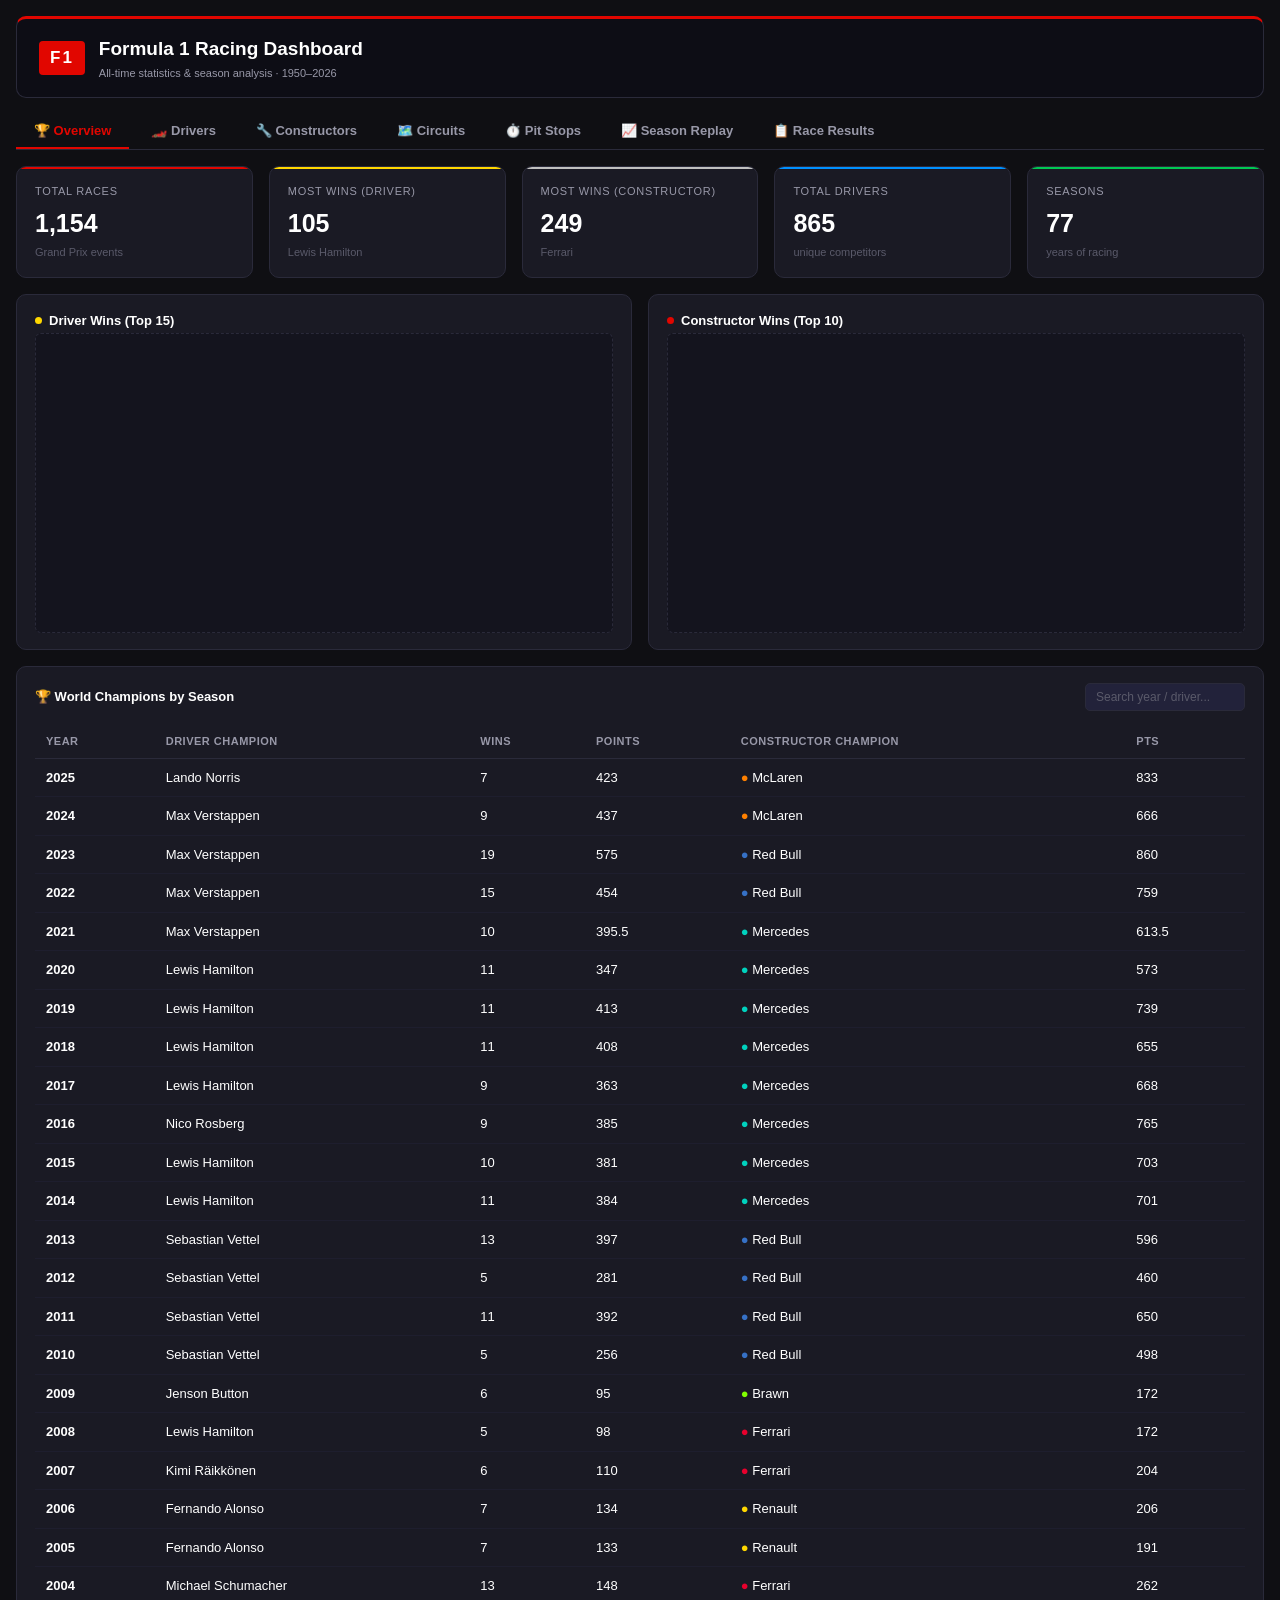
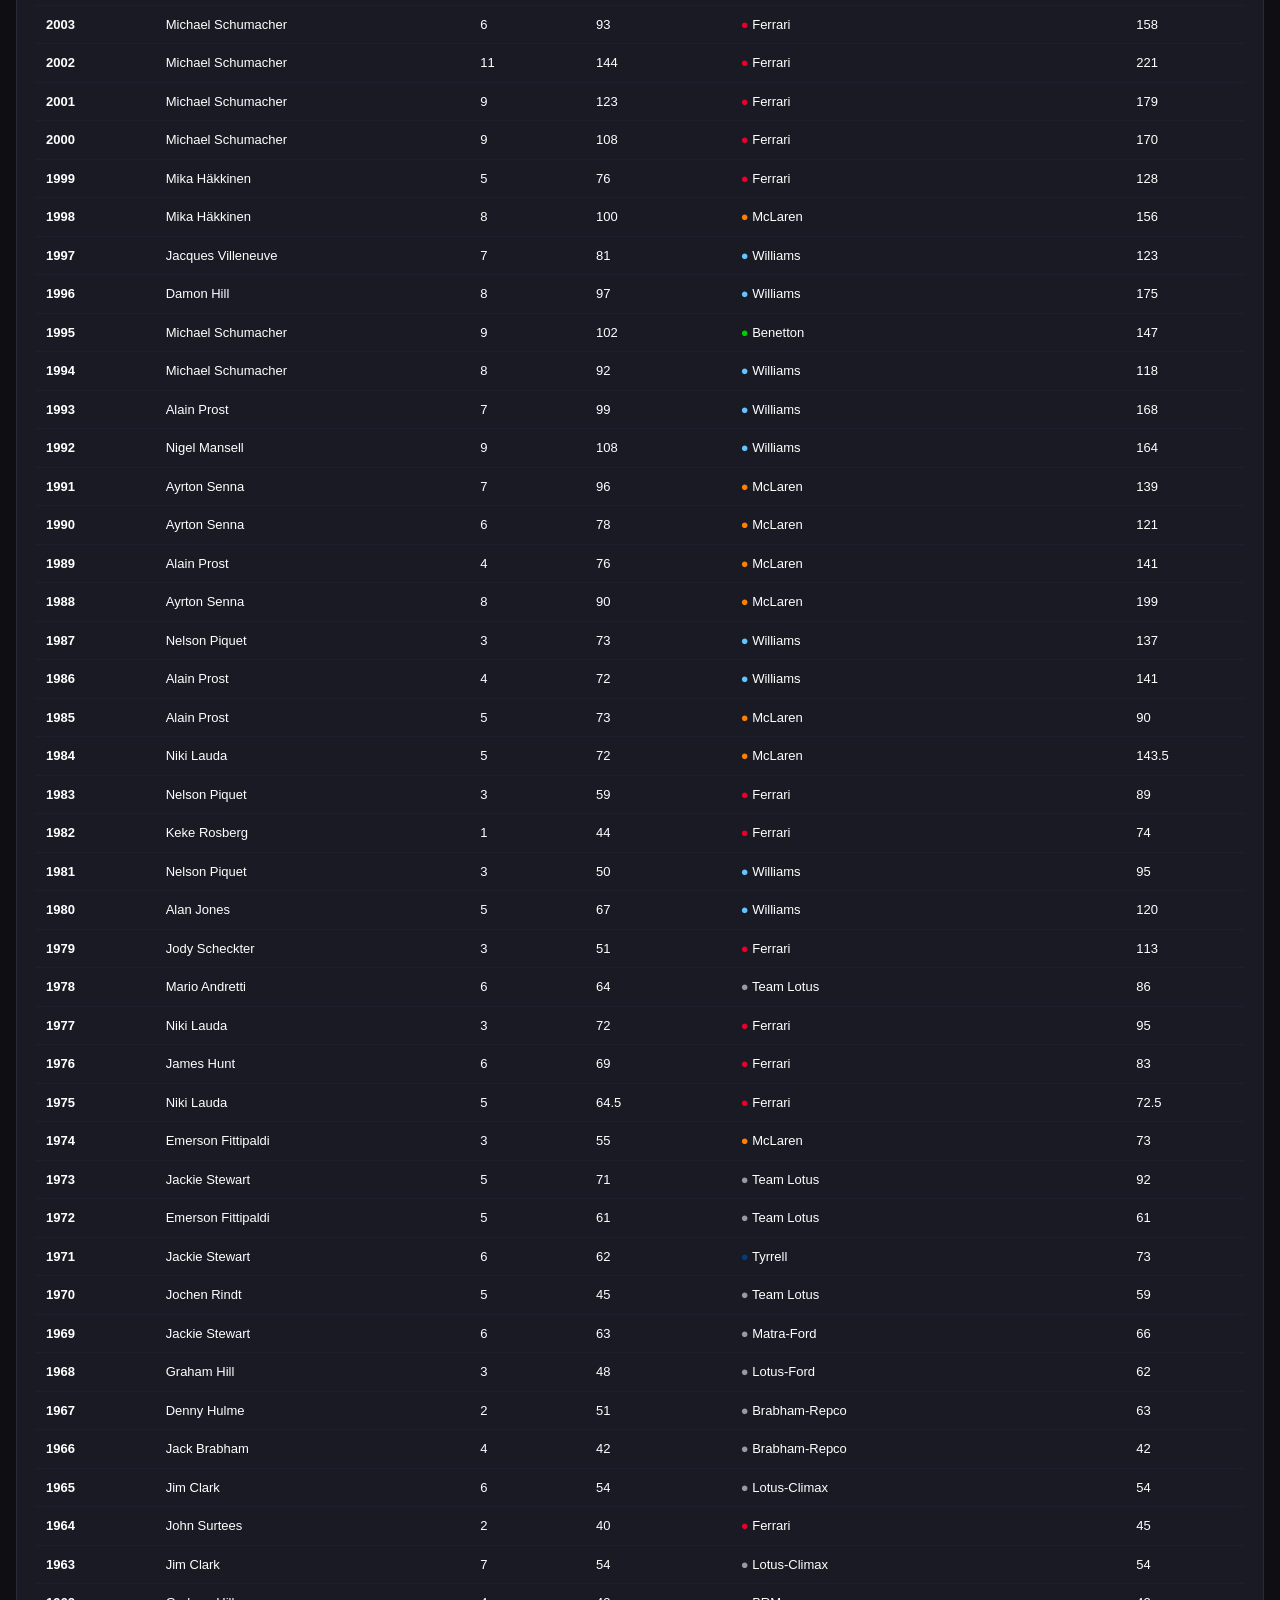
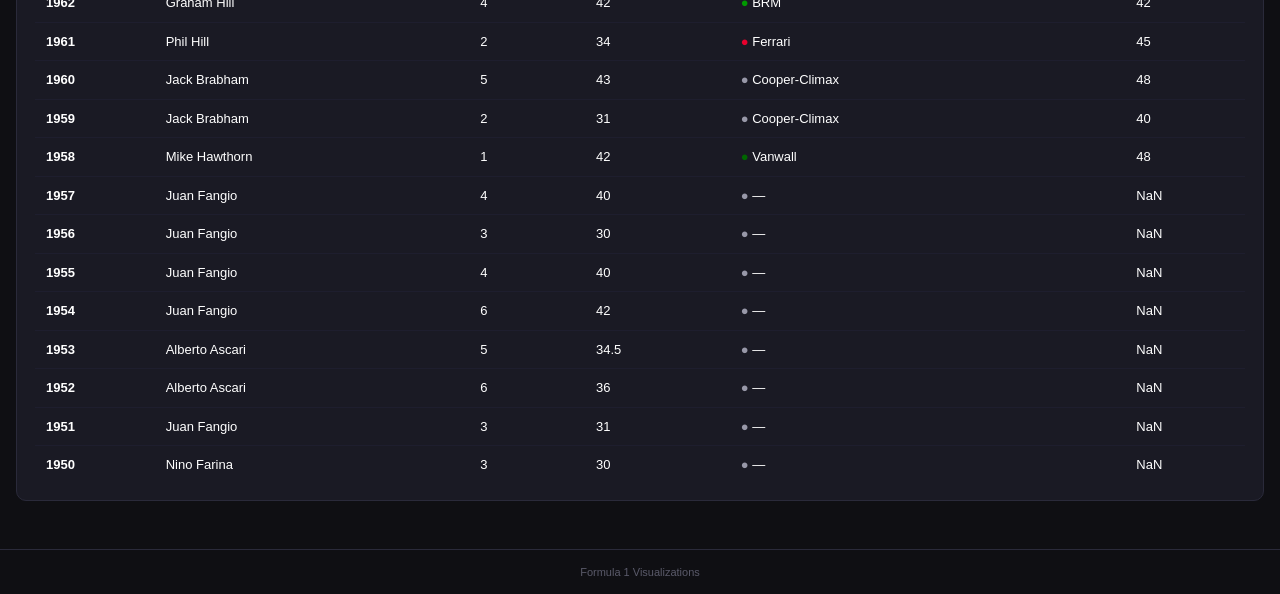
<file: index.html>
<!DOCTYPE html>
<html lang="en">
<head>
<meta charset="UTF-8">
<meta name="viewport" content="width=device-width, initial-scale=1.0">
<title>F1 Racing Dashboard</title>
<style>
:root {
  --bg-dark:#0f0f13; --bg-card:#1a1a24; --bg-header:#0d0d15; --bg-section:#14141e;
  --red:#e10600; --silver:#c0c0c0; --gold:#ffd700;
  --text-primary:#fff; --text-secondary:#9898a8; --text-muted:#5a5a6a;
  --border:#2a2a3a; --green:#00c853; --blue:#0090ff; --orange:#ff6b00;
  --gap:16px; --radius:10px;
}
*{margin:0;padding:0;box-sizing:border-box;}
body{font-family:-apple-system,BlinkMacSystemFont,'Segoe UI',Roboto,sans-serif;background:var(--bg-dark);color:var(--text-primary);line-height:1.5;}
.wrap{max-width:1440px;margin:0 auto;padding:var(--gap);}

/* HEADER */
.hdr{background:var(--bg-header);border:1px solid var(--border);border-top:3px solid var(--red);padding:16px 22px;border-radius:var(--radius);margin-bottom:var(--gap);display:flex;justify-content:space-between;align-items:center;flex-wrap:wrap;gap:12px;}
.hdr-left{display:flex;align-items:center;gap:14px;}
.f1-logo{background:var(--red);color:#fff;font-weight:900;font-size:17px;padding:4px 11px;border-radius:4px;letter-spacing:2px;}
.hdr h1{font-size:19px;font-weight:700;}
.hdr .sub{font-size:11px;color:var(--text-secondary);margin-top:1px;}
.filter-group{display:flex;align-items:center;gap:6px;}
.filter-group label{font-size:12px;color:var(--text-secondary);}
.filter-group select,.filter-group input{padding:6px 10px;border:1px solid var(--border);border-radius:5px;background:#22223a;color:var(--text-primary);font-size:13px;cursor:pointer;}
.filter-group select:focus,.filter-group input:focus{outline:none;border-color:var(--red);}

/* TABS */
.tabs{display:flex;gap:4px;margin-bottom:var(--gap);border-bottom:1px solid var(--border);overflow-x:auto;}
.tab-btn{padding:9px 18px;background:transparent;border:none;border-bottom:2px solid transparent;color:var(--text-secondary);cursor:pointer;font-size:13px;font-weight:600;white-space:nowrap;transition:all .2s;}
.tab-btn:hover{color:var(--text-primary);}
.tab-btn.active{color:var(--red);border-bottom-color:var(--red);}
.tab-panel{display:none;}.tab-panel.active{display:block;}

/* KPI */
.kpi-row{display:grid;grid-template-columns:repeat(auto-fit,minmax(175px,1fr));gap:var(--gap);margin-bottom:var(--gap);}
.kpi-card{background:var(--bg-card);border:1px solid var(--border);border-radius:var(--radius);padding:16px 18px;position:relative;overflow:hidden;}
.kpi-card::before{content:'';position:absolute;top:0;left:0;right:0;height:2px;}
.kpi-card.red::before{background:var(--red);}
.kpi-card.gold::before{background:var(--gold);}
.kpi-card.silver::before{background:var(--silver);}
.kpi-card.blue::before{background:var(--blue);}
.kpi-card.green::before{background:var(--green);}
.kpi-label{font-size:11px;color:var(--text-secondary);text-transform:uppercase;letter-spacing:.7px;margin-bottom:5px;}
.kpi-value{font-size:25px;font-weight:800;margin-bottom:2px;}
.kpi-sub{font-size:11px;color:var(--text-muted);}

/* CHART GRIDS */
.chart-grid-2{display:grid;grid-template-columns:repeat(auto-fit,minmax(400px,1fr));gap:var(--gap);margin-bottom:var(--gap);}
.chart-grid-3{display:grid;grid-template-columns:repeat(auto-fit,minmax(300px,1fr));gap:var(--gap);margin-bottom:var(--gap);}
.chart-box{background:var(--bg-card);border:1px solid var(--border);border-radius:var(--radius);padding:16px 18px;}
.chart-box.wide{grid-column:1/-1;}
.chart-box canvas{max-height:280px;}
.chart-box.tall canvas{max-height:360px;}
.chart-title{font-size:13px;font-weight:700;margin-bottom:3px;display:flex;align-items:center;gap:7px;}
.chart-title .dot{width:7px;height:7px;border-radius:50%;flex-shrink:0;}
.chart-sub{font-size:11px;color:var(--text-secondary);margin-bottom:14px;}

/* TABLE */
.tbl-section{background:var(--bg-card);border:1px solid var(--border);border-radius:var(--radius);padding:16px 18px;overflow-x:auto;margin-bottom:var(--gap);}
.tbl-hdr{display:flex;justify-content:space-between;align-items:center;margin-bottom:14px;flex-wrap:wrap;gap:8px;}
.tbl-title{font-size:13px;font-weight:700;}
.data-table{width:100%;border-collapse:collapse;font-size:13px;}
.data-table thead th{text-align:left;padding:8px 11px;border-bottom:1px solid var(--border);color:var(--text-secondary);font-weight:600;font-size:11px;text-transform:uppercase;letter-spacing:.5px;white-space:nowrap;cursor:pointer;user-select:none;}
.data-table thead th:hover{color:var(--text-primary);}
.data-table tbody td{padding:9px 11px;border-bottom:1px solid #1e1e2e;color:var(--text-primary);}
.data-table tbody tr:hover{background:rgba(255,255,255,.04);}
.data-table tbody tr:last-child td{border-bottom:none;}
.clickable-row{cursor:pointer;}
.clickable-row:hover td{color:#fff;}

/* SEARCH */
.search-input{padding:6px 10px;border:1px solid var(--border);border-radius:5px;background:#22223a;color:var(--text-primary);font-size:12px;width:160px;}
.search-input::placeholder{color:var(--text-muted);}
.search-input:focus{outline:none;border-color:var(--red);}

/* BADGES */
.rank-badge{display:inline-flex;align-items:center;justify-content:center;width:22px;height:22px;border-radius:50%;font-size:11px;font-weight:700;}
.r1{background:var(--gold);color:#000;}.r2{background:var(--silver);color:#000;}.r3{background:#cd7f32;color:#fff;}.rn{background:#2a2a3a;color:var(--text-secondary);}
.badge{display:inline-block;padding:2px 8px;border-radius:20px;font-size:10px;font-weight:700;text-transform:uppercase;}
.badge-red{background:rgba(225,6,0,.2);color:var(--red);border:1px solid rgba(225,6,0,.3);}
.badge-gold{background:rgba(255,215,0,.2);color:var(--gold);border:1px solid rgba(255,215,0,.3);}

/* SEASON REPLAY */
.replay-ctrl{display:flex;gap:12px;align-items:center;margin-bottom:14px;flex-wrap:wrap;}
.replay-ctrl select{padding:7px 13px;border:1px solid var(--border);border-radius:5px;background:#22223a;color:var(--text-primary);font-size:14px;font-weight:600;}
.season-info{display:grid;grid-template-columns:repeat(auto-fit,minmax(175px,1fr));gap:10px;margin-bottom:14px;}
.s-stat{background:var(--bg-section);border:1px solid var(--border);border-radius:6px;padding:11px 13px;}
.s-stat .lbl{font-size:10px;color:var(--text-muted);text-transform:uppercase;letter-spacing:.5px;}
.s-stat .val{font-size:15px;font-weight:700;margin-top:1px;}
.s-stat .sm{font-size:11px;color:var(--text-secondary);}

/* CIRCUITS MAP */
.circuit-layout{display:grid;grid-template-columns:1fr 340px;gap:var(--gap);margin-bottom:var(--gap);}
@media(max-width:900px){.circuit-layout{grid-template-columns:1fr;}}
.map-box{background:var(--bg-card);border:1px solid var(--border);border-radius:var(--radius);padding:16px 18px;position:relative;}
#circuit-canvas{width:100%;border-radius:6px;display:block;cursor:pointer;}














.winners-table{width:100%;border-collapse:collapse;font-size:12px;}
.winners-table th{text-align:left;padding:5px 8px;border-bottom:1px solid var(--border);color:var(--text-secondary);font-size:10px;text-transform:uppercase;}
.winners-table td{padding:6px 8px;border-bottom:1px solid #1e1e2e;}
.top-list{display:flex;flex-direction:column;gap:6px;}
.top-item{display:flex;justify-content:space-between;align-items:center;background:var(--bg-section);border-radius:4px;padding:6px 10px;font-size:12px;}
.top-item .name{color:var(--text-primary);font-weight:600;}
.top-item .cnt{color:var(--text-secondary);}
#map-tooltip{position:absolute;background:#1e1e2e;border:1px solid var(--border);border-radius:6px;padding:8px 11px;font-size:12px;pointer-events:none;display:none;z-index:10;max-width:200px;}

/* POPUP MODAL */
.modal-overlay{position:fixed;inset:0;background:rgba(0,0,0,.75);z-index:1000;display:flex;align-items:center;justify-content:center;padding:20px;}
.modal-overlay.hidden{display:none;}
.modal{background:#1a1a24;border:1px solid var(--border);border-radius:12px;width:100%;max-width:600px;max-height:85vh;overflow-y:auto;padding:24px;}
.modal-header{display:flex;justify-content:space-between;align-items:flex-start;margin-bottom:18px;}
.modal-name{font-size:22px;font-weight:800;}
.modal-sub{font-size:12px;color:var(--text-secondary);margin-top:2px;}
.modal-close{background:none;border:none;color:var(--text-secondary);font-size:22px;cursor:pointer;line-height:1;padding:0;}
.modal-close:hover{color:#fff;}
.modal-kpis{display:grid;grid-template-columns:repeat(auto-fit,minmax(110px,1fr));gap:10px;margin-bottom:18px;}
.modal-kpi{background:var(--bg-section);border:1px solid var(--border);border-radius:6px;padding:10px 12px;}
.modal-kpi .lbl{font-size:10px;color:var(--text-muted);text-transform:uppercase;letter-spacing:.5px;}
.modal-kpi .val{font-size:18px;font-weight:800;margin-top:2px;}
.modal-chart-box{background:var(--bg-section);border:1px solid var(--border);border-radius:8px;padding:14px;margin-bottom:12px;}
.modal-chart-title{font-size:12px;font-weight:600;margin-bottom:10px;color:var(--text-secondary);}
.modal-chart-box canvas{max-height:200px;}
.modal-section-title{font-size:12px;font-weight:700;text-transform:uppercase;letter-spacing:.5px;color:var(--text-secondary);margin-bottom:8px;}

/* FOOTER */
.footer{text-align:center;color:var(--text-muted);font-size:11px;padding:14px;border-top:1px solid var(--border);margin-top:var(--gap);}

@media(max-width:768px){.kpi-row{grid-template-columns:repeat(2,1fr);}.chart-grid-2,.chart-grid-3{grid-template-columns:1fr;}}

/* CIRCUITS UPGRADED */


@media(max-width:1000px){}
























.map-type-badge{display:inline-block;padding:2px 7px;border-radius:10px;font-size:9px;font-weight:700;text-transform:uppercase;letter-spacing:.5px;}
.mt-street{background:rgba(225,6,0,.2);color:var(--red);}
.mt-perm{background:rgba(0,144,255,.2);color:var(--blue);}
.mt-semi{background:rgba(255,107,0,.2);color:var(--orange);}

.chart-empty{background:var(--bg-section);border-radius:6px;min-height:240px;border:1px dashed var(--border);}
.chart-box.tall .chart-empty{min-height:300px;}
</style>
</head>
<body>
<div class="wrap">

<!-- HEADER -->
<header class="hdr">
  <div class="hdr-left">
    <div class="f1-logo">F1</div>
    <div>
      <h1>Formula 1 Racing Dashboard</h1>
      <div class="sub">All-time statistics &amp; season analysis · 1950–2026</div>
    </div>
  </div>
</header>

<!-- TABS -->
<div class="tabs">
  <button class="tab-btn active" onclick="showTab('overview',this)">🏆 Overview</button>
  <button class="tab-btn" onclick="showTab('drivers',this)">🏎️ Drivers</button>
  <button class="tab-btn" onclick="showTab('constructors',this)">🔧 Constructors</button>
  <button class="tab-btn" onclick="showTab('circuits',this)">🗺️ Circuits</button>
  <button class="tab-btn" onclick="showTab('pitstops',this)">⏱️ Pit Stops</button>
  <button class="tab-btn" onclick="showTab('replay',this)">📈 Season Replay</button>
  <button class="tab-btn" onclick="showTab('results',this)">📋 Race Results</button>
</div>

<!-- OVERVIEW -->
<div id="tab-overview" class="tab-panel active">
  <div class="kpi-row">
    <div class="kpi-card red"><div class="kpi-label">Total Races</div><div class="kpi-value" id="kpi-races">—</div><div class="kpi-sub">Grand Prix events</div></div>
    <div class="kpi-card gold"><div class="kpi-label">Most Wins (Driver)</div><div class="kpi-value" id="kpi-d-wins">—</div><div class="kpi-sub" id="kpi-d-wins-name">—</div></div>
    <div class="kpi-card silver"><div class="kpi-label">Most Wins (Constructor)</div><div class="kpi-value" id="kpi-c-wins">—</div><div class="kpi-sub" id="kpi-c-wins-name">—</div></div>
    <div class="kpi-card blue"><div class="kpi-label">Total Drivers</div><div class="kpi-value" id="kpi-drivers">—</div><div class="kpi-sub">unique competitors</div></div>
    <div class="kpi-card green"><div class="kpi-label">Seasons</div><div class="kpi-value" id="kpi-seasons">—</div><div class="kpi-sub">years of racing</div></div>
  </div>
  <div class="chart-grid-2">
    <div class="chart-box tall"><div class="chart-title"><span class="dot" style="background:var(--gold)"></span>Driver Wins (Top 15)</div><div class="chart-empty"></div></div>
    <div class="chart-box tall"><div class="chart-title"><span class="dot" style="background:var(--red)"></span>Constructor Wins (Top 10)</div><div class="chart-empty"></div></div>
  </div>
  <div class="tbl-section">
    <div class="tbl-hdr"><div class="tbl-title">🏆 World Champions by Season</div><input class="search-input" id="champ-search" placeholder="Search year / driver..." oninput="filterChampions()"/></div>
    <div id="champ-tbl"></div>
  </div>
</div>

<!-- DRIVERS -->
<div id="tab-drivers" class="tab-panel">
  <div class="kpi-row">
    <div class="kpi-card red"><div class="kpi-label">Most Wins</div><div class="kpi-value" id="d-kpi-w">—</div><div class="kpi-sub" id="d-kpi-w-n">—</div></div>
    <div class="kpi-card gold"><div class="kpi-label">Most Podiums</div><div class="kpi-value" id="d-kpi-p">—</div><div class="kpi-sub" id="d-kpi-p-n">—</div></div>
    <div class="kpi-card blue"><div class="kpi-label">Most Points</div><div class="kpi-value" id="d-kpi-pts">—</div><div class="kpi-sub" id="d-kpi-pts-n">—</div></div>
    <div class="kpi-card silver"><div class="kpi-label">Most Races</div><div class="kpi-value" id="d-kpi-r">—</div><div class="kpi-sub" id="d-kpi-r-n">—</div></div>
  </div>
  <div class="chart-grid-2">
    <div class="chart-box tall"><div class="chart-title"><span class="dot" style="background:var(--red)"></span>Wins by Year — Top Drivers</div><div class="chart-empty"></div></div>
    <div class="chart-box"><div class="chart-title"><span class="dot" style="background:var(--blue)"></span>Podiums vs Wins (Top 20)</div><div class="chart-empty"></div></div>
  </div>
  <div class="tbl-section">
    <div class="tbl-hdr"><div class="tbl-title">🏎️ Driver Statistics</div><input class="search-input" id="drv-search" placeholder="Search driver..." oninput="filterDrvTable()"/></div>
    <div id="drv-tbl"></div>
  </div>
</div>

<!-- CONSTRUCTORS -->
<div id="tab-constructors" class="tab-panel">
  <div class="kpi-row">
    <div class="kpi-card red"><div class="kpi-label">Most Wins</div><div class="kpi-value" id="c-kpi-w">—</div><div class="kpi-sub" id="c-kpi-w-n">—</div></div>
    <div class="kpi-card gold"><div class="kpi-label">Most Podiums</div><div class="kpi-value" id="c-kpi-p">—</div><div class="kpi-sub" id="c-kpi-p-n">—</div></div>
    <div class="kpi-card blue"><div class="kpi-label">Most Points</div><div class="kpi-value" id="c-kpi-pts">—</div><div class="kpi-sub" id="c-kpi-pts-n">—</div></div>
    <div class="kpi-card silver"><div class="kpi-label">Most Races</div><div class="kpi-value" id="c-kpi-r">—</div><div class="kpi-sub" id="c-kpi-r-n">—</div></div>
  </div>
  <div class="chart-grid-2">
    <div class="chart-box"><div class="chart-title"><span class="dot" style="background:var(--red)"></span>Constructor Wins (Top 10)</div><div class="chart-empty"></div></div>
    <div class="chart-box"><div class="chart-title"><span class="dot" style="background:var(--orange)"></span>Championship Points by Year — Top 5 Teams</div><div class="chart-empty"></div></div>
  </div>
  <div class="tbl-section">
    <div class="tbl-hdr"><div class="tbl-title">🔧 Constructor Statistics</div></div>
    <div id="constr-tbl"></div>
  </div>
</div>

<!-- CIRCUITS -->
<div id="tab-circuits" class="tab-panel">
  <div class="chart-empty" style="height:400px;border-radius:var(--radius);"></div>
</div>

<!-- PIT STOPS -->
<div id="tab-pitstops" class="tab-panel">
  <div class="kpi-row">
    <div class="kpi-card red"><div class="kpi-label">Data From</div><div class="kpi-value">2011</div><div class="kpi-sub">Pit timing introduced</div></div>
    <div class="kpi-card gold"><div class="kpi-label">Fastest Stop Ever</div><div class="kpi-value" id="pit-fast">—</div><div class="kpi-sub">seconds recorded</div></div>
    <div class="kpi-card blue"><div class="kpi-label">Total Stops Recorded</div><div class="kpi-value">22,164</div><div class="kpi-sub">across all races</div></div>
    <div class="kpi-card silver"><div class="kpi-label">Avg Stops / Race</div><div class="kpi-value" id="pit-avg">—</div><div class="kpi-sub">latest season</div></div>
  </div>
  <div class="chart-grid-2">
    <div class="chart-box"><div class="chart-title"><span class="dot" style="background:var(--red)"></span>Average Pit Stop Duration by Year</div><div class="chart-empty"></div></div>
    <div class="chart-box"><div class="chart-title"><span class="dot" style="background:var(--blue)"></span>Average Stops Per Driver Per Race</div><div class="chart-empty"></div></div>
  </div>
  <div class="chart-box wide" style="margin-bottom:var(--gap)">
    <div class="chart-title"><span class="dot" style="background:var(--gold)"></span>Fastest Pit Stop per Year</div>
    <div class="chart-empty" style="height:200px;"></div>
  </div>
</div>

<!-- SEASON REPLAY -->
<div id="tab-replay" class="tab-panel">
  <div class="chart-empty" style="height:460px;border-radius:var(--radius);"></div>
</div>

<!-- RACE RESULTS -->
<div id="tab-results" class="tab-panel">
  <div style="display:flex;gap:12px;align-items:center;margin-bottom:14px;flex-wrap:wrap;">
    <div class="filter-group"><label>Search</label><input class="search-input" id="res-search" placeholder="Driver / team / race..." oninput="filterResults()"/></div>
  </div>
  <div class="tbl-section" style="margin-bottom:0">
    <div id="res-tbl"></div>
  </div>
</div>

</div><!-- /wrap -->

<footer class="footer">Formula 1 Visualizations</footer>

<script>
const F1 = {"kpis": {"totalRaces": 1154, "totalDrivers": 865, "totalSeasons": 77, "mostWinsDriver": "Lewis Hamilton", "mostWinsCount": 105, "mostWinsConstructor": "Ferrari", "mostWinsConstructorCount": 249}, "champions": [{"year": 2025, "driverChampion": "Lando Norris", "champPoints": 423.0, "champWins": 7, "constructorChampion": "McLaren", "constrPoints": 833.0, "constrWins": 14.0}, {"year": 2024, "driverChampion": "Max Verstappen", "champPoints": 437.0, "champWins": 9, "constructorChampion": "McLaren", "constrPoints": 666.0, "constrWins": 6.0}, {"year": 2023, "driverChampion": "Max Verstappen", "champPoints": 575.0, "champWins": 19, "constructorChampion": "Red Bull", "constrPoints": 860.0, "constrWins": 21.0}, {"year": 2022, "driverChampion": "Max Verstappen", "champPoints": 454.0, "champWins": 15, "constructorChampion": "Red Bull", "constrPoints": 759.0, "constrWins": 17.0}, {"year": 2021, "driverChampion": "Max Verstappen", "champPoints": 395.5, "champWins": 10, "constructorChampion": "Mercedes", "constrPoints": 613.5, "constrWins": 9.0}, {"year": 2020, "driverChampion": "Lewis Hamilton", "champPoints": 347.0, "champWins": 11, "constructorChampion": "Mercedes", "constrPoints": 573.0, "constrWins": 13.0}, {"year": 2019, "driverChampion": "Lewis Hamilton", "champPoints": 413.0, "champWins": 11, "constructorChampion": "Mercedes", "constrPoints": 739.0, "constrWins": 15.0}, {"year": 2018, "driverChampion": "Lewis Hamilton", "champPoints": 408.0, "champWins": 11, "constructorChampion": "Mercedes", "constrPoints": 655.0, "constrWins": 11.0}, {"year": 2017, "driverChampion": "Lewis Hamilton", "champPoints": 363.0, "champWins": 9, "constructorChampion": "Mercedes", "constrPoints": 668.0, "constrWins": 12.0}, {"year": 2016, "driverChampion": "Nico Rosberg", "champPoints": 385.0, "champWins": 9, "constructorChampion": "Mercedes", "constrPoints": 765.0, "constrWins": 19.0}, {"year": 2015, "driverChampion": "Lewis Hamilton", "champPoints": 381.0, "champWins": 10, "constructorChampion": "Mercedes", "constrPoints": 703.0, "constrWins": 16.0}, {"year": 2014, "driverChampion": "Lewis Hamilton", "champPoints": 384.0, "champWins": 11, "constructorChampion": "Mercedes", "constrPoints": 701.0, "constrWins": 16.0}, {"year": 2013, "driverChampion": "Sebastian Vettel", "champPoints": 397.0, "champWins": 13, "constructorChampion": "Red Bull", "constrPoints": 596.0, "constrWins": 13.0}, {"year": 2012, "driverChampion": "Sebastian Vettel", "champPoints": 281.0, "champWins": 5, "constructorChampion": "Red Bull", "constrPoints": 460.0, "constrWins": 7.0}, {"year": 2011, "driverChampion": "Sebastian Vettel", "champPoints": 392.0, "champWins": 11, "constructorChampion": "Red Bull", "constrPoints": 650.0, "constrWins": 12.0}, {"year": 2010, "driverChampion": "Sebastian Vettel", "champPoints": 256.0, "champWins": 5, "constructorChampion": "Red Bull", "constrPoints": 498.0, "constrWins": 9.0}, {"year": 2009, "driverChampion": "Jenson Button", "champPoints": 95.0, "champWins": 6, "constructorChampion": "Brawn", "constrPoints": 172.0, "constrWins": 8.0}, {"year": 2008, "driverChampion": "Lewis Hamilton", "champPoints": 98.0, "champWins": 5, "constructorChampion": "Ferrari", "constrPoints": 172.0, "constrWins": 8.0}, {"year": 2007, "driverChampion": "Kimi R\u00e4ikk\u00f6nen", "champPoints": 110.0, "champWins": 6, "constructorChampion": "Ferrari", "constrPoints": 204.0, "constrWins": 9.0}, {"year": 2006, "driverChampion": "Fernando Alonso", "champPoints": 134.0, "champWins": 7, "constructorChampion": "Renault", "constrPoints": 206.0, "constrWins": 8.0}, {"year": 2005, "driverChampion": "Fernando Alonso", "champPoints": 133.0, "champWins": 7, "constructorChampion": "Renault", "constrPoints": 191.0, "constrWins": 8.0}, {"year": 2004, "driverChampion": "Michael Schumacher", "champPoints": 148.0, "champWins": 13, "constructorChampion": "Ferrari", "constrPoints": 262.0, "constrWins": 15.0}, {"year": 2003, "driverChampion": "Michael Schumacher", "champPoints": 93.0, "champWins": 6, "constructorChampion": "Ferrari", "constrPoints": 158.0, "constrWins": 8.0}, {"year": 2002, "driverChampion": "Michael Schumacher", "champPoints": 144.0, "champWins": 11, "constructorChampion": "Ferrari", "constrPoints": 221.0, "constrWins": 15.0}, {"year": 2001, "driverChampion": "Michael Schumacher", "champPoints": 123.0, "champWins": 9, "constructorChampion": "Ferrari", "constrPoints": 179.0, "constrWins": 9.0}, {"year": 2000, "driverChampion": "Michael Schumacher", "champPoints": 108.0, "champWins": 9, "constructorChampion": "Ferrari", "constrPoints": 170.0, "constrWins": 10.0}, {"year": 1999, "driverChampion": "Mika H\u00e4kkinen", "champPoints": 76.0, "champWins": 5, "constructorChampion": "Ferrari", "constrPoints": 128.0, "constrWins": 6.0}, {"year": 1998, "driverChampion": "Mika H\u00e4kkinen", "champPoints": 100.0, "champWins": 8, "constructorChampion": "McLaren", "constrPoints": 156.0, "constrWins": 9.0}, {"year": 1997, "driverChampion": "Jacques Villeneuve", "champPoints": 81.0, "champWins": 7, "constructorChampion": "Williams", "constrPoints": 123.0, "constrWins": 8.0}, {"year": 1996, "driverChampion": "Damon Hill", "champPoints": 97.0, "champWins": 8, "constructorChampion": "Williams", "constrPoints": 175.0, "constrWins": 12.0}, {"year": 1995, "driverChampion": "Michael Schumacher", "champPoints": 102.0, "champWins": 9, "constructorChampion": "Benetton", "constrPoints": 147.0, "constrWins": 11.0}, {"year": 1994, "driverChampion": "Michael Schumacher", "champPoints": 92.0, "champWins": 8, "constructorChampion": "Williams", "constrPoints": 118.0, "constrWins": 7.0}, {"year": 1993, "driverChampion": "Alain Prost", "champPoints": 99.0, "champWins": 7, "constructorChampion": "Williams", "constrPoints": 168.0, "constrWins": 10.0}, {"year": 1992, "driverChampion": "Nigel Mansell", "champPoints": 108.0, "champWins": 9, "constructorChampion": "Williams", "constrPoints": 164.0, "constrWins": 10.0}, {"year": 1991, "driverChampion": "Ayrton Senna", "champPoints": 96.0, "champWins": 7, "constructorChampion": "McLaren", "constrPoints": 139.0, "constrWins": 8.0}, {"year": 1990, "driverChampion": "Ayrton Senna", "champPoints": 78.0, "champWins": 6, "constructorChampion": "McLaren", "constrPoints": 121.0, "constrWins": 6.0}, {"year": 1989, "driverChampion": "Alain Prost", "champPoints": 76.0, "champWins": 4, "constructorChampion": "McLaren", "constrPoints": 141.0, "constrWins": 10.0}, {"year": 1988, "driverChampion": "Ayrton Senna", "champPoints": 90.0, "champWins": 8, "constructorChampion": "McLaren", "constrPoints": 199.0, "constrWins": 15.0}, {"year": 1987, "driverChampion": "Nelson Piquet", "champPoints": 73.0, "champWins": 3, "constructorChampion": "Williams", "constrPoints": 137.0, "constrWins": 9.0}, {"year": 1986, "driverChampion": "Alain Prost", "champPoints": 72.0, "champWins": 4, "constructorChampion": "Williams", "constrPoints": 141.0, "constrWins": 9.0}, {"year": 1985, "driverChampion": "Alain Prost", "champPoints": 73.0, "champWins": 5, "constructorChampion": "McLaren", "constrPoints": 90.0, "constrWins": 6.0}, {"year": 1984, "driverChampion": "Niki Lauda", "champPoints": 72.0, "champWins": 5, "constructorChampion": "McLaren", "constrPoints": 143.5, "constrWins": 12.0}, {"year": 1983, "driverChampion": "Nelson Piquet", "champPoints": 59.0, "champWins": 3, "constructorChampion": "Ferrari", "constrPoints": 89.0, "constrWins": 4.0}, {"year": 1982, "driverChampion": "Keke Rosberg", "champPoints": 44.0, "champWins": 1, "constructorChampion": "Ferrari", "constrPoints": 74.0, "constrWins": 3.0}, {"year": 1981, "driverChampion": "Nelson Piquet", "champPoints": 50.0, "champWins": 3, "constructorChampion": "Williams", "constrPoints": 95.0, "constrWins": 4.0}, {"year": 1980, "driverChampion": "Alan Jones", "champPoints": 67.0, "champWins": 5, "constructorChampion": "Williams", "constrPoints": 120.0, "constrWins": 6.0}, {"year": 1979, "driverChampion": "Jody Scheckter", "champPoints": 51.0, "champWins": 3, "constructorChampion": "Ferrari", "constrPoints": 113.0, "constrWins": 6.0}, {"year": 1978, "driverChampion": "Mario Andretti", "champPoints": 64.0, "champWins": 6, "constructorChampion": "Team Lotus", "constrPoints": 86.0, "constrWins": 8.0}, {"year": 1977, "driverChampion": "Niki Lauda", "champPoints": 72.0, "champWins": 3, "constructorChampion": "Ferrari", "constrPoints": 95.0, "constrWins": 4.0}, {"year": 1976, "driverChampion": "James Hunt", "champPoints": 69.0, "champWins": 6, "constructorChampion": "Ferrari", "constrPoints": 83.0, "constrWins": 6.0}, {"year": 1975, "driverChampion": "Niki Lauda", "champPoints": 64.5, "champWins": 5, "constructorChampion": "Ferrari", "constrPoints": 72.5, "constrWins": 6.0}, {"year": 1974, "driverChampion": "Emerson Fittipaldi", "champPoints": 55.0, "champWins": 3, "constructorChampion": "McLaren", "constrPoints": 73.0, "constrWins": 4.0}, {"year": 1973, "driverChampion": "Jackie Stewart", "champPoints": 71.0, "champWins": 5, "constructorChampion": "Team Lotus", "constrPoints": 92.0, "constrWins": 7.0}, {"year": 1972, "driverChampion": "Emerson Fittipaldi", "champPoints": 61.0, "champWins": 5, "constructorChampion": "Team Lotus", "constrPoints": 61.0, "constrWins": 5.0}, {"year": 1971, "driverChampion": "Jackie Stewart", "champPoints": 62.0, "champWins": 6, "constructorChampion": "Tyrrell", "constrPoints": 73.0, "constrWins": 7.0}, {"year": 1970, "driverChampion": "Jochen Rindt", "champPoints": 45.0, "champWins": 5, "constructorChampion": "Team Lotus", "constrPoints": 59.0, "constrWins": 6.0}, {"year": 1969, "driverChampion": "Jackie Stewart", "champPoints": 63.0, "champWins": 6, "constructorChampion": "Matra-Ford", "constrPoints": 66.0, "constrWins": 6.0}, {"year": 1968, "driverChampion": "Graham Hill", "champPoints": 48.0, "champWins": 3, "constructorChampion": "Lotus-Ford", "constrPoints": 62.0, "constrWins": 5.0}, {"year": 1967, "driverChampion": "Denny Hulme", "champPoints": 51.0, "champWins": 2, "constructorChampion": "Brabham-Repco", "constrPoints": 63.0, "constrWins": 4.0}, {"year": 1966, "driverChampion": "Jack Brabham", "champPoints": 42.0, "champWins": 4, "constructorChampion": "Brabham-Repco", "constrPoints": 42.0, "constrWins": 4.0}, {"year": 1965, "driverChampion": "Jim Clark", "champPoints": 54.0, "champWins": 6, "constructorChampion": "Lotus-Climax", "constrPoints": 54.0, "constrWins": 6.0}, {"year": 1964, "driverChampion": "John Surtees", "champPoints": 40.0, "champWins": 2, "constructorChampion": "Ferrari", "constrPoints": 45.0, "constrWins": 3.0}, {"year": 1963, "driverChampion": "Jim Clark", "champPoints": 54.0, "champWins": 7, "constructorChampion": "Lotus-Climax", "constrPoints": 54.0, "constrWins": 7.0}, {"year": 1962, "driverChampion": "Graham Hill", "champPoints": 42.0, "champWins": 4, "constructorChampion": "BRM", "constrPoints": 42.0, "constrWins": 4.0}, {"year": 1961, "driverChampion": "Phil Hill", "champPoints": 34.0, "champWins": 2, "constructorChampion": "Ferrari", "constrPoints": 45.0, "constrWins": 5.0}, {"year": 1960, "driverChampion": "Jack Brabham", "champPoints": 43.0, "champWins": 5, "constructorChampion": "Cooper-Climax", "constrPoints": 48.0, "constrWins": 6.0}, {"year": 1959, "driverChampion": "Jack Brabham", "champPoints": 31.0, "champWins": 2, "constructorChampion": "Cooper-Climax", "constrPoints": 40.0, "constrWins": 5.0}, {"year": 1958, "driverChampion": "Mike Hawthorn", "champPoints": 42.0, "champWins": 1, "constructorChampion": "Vanwall", "constrPoints": 48.0, "constrWins": 6.0}, {"year": 1957, "driverChampion": "Juan Fangio", "champPoints": 40.0, "champWins": 4, "constructorChampion": NaN, "constrPoints": NaN, "constrWins": NaN}, {"year": 1956, "driverChampion": "Juan Fangio", "champPoints": 30.0, "champWins": 3, "constructorChampion": NaN, "constrPoints": NaN, "constrWins": NaN}, {"year": 1955, "driverChampion": "Juan Fangio", "champPoints": 40.0, "champWins": 4, "constructorChampion": NaN, "constrPoints": NaN, "constrWins": NaN}, {"year": 1954, "driverChampion": "Juan Fangio", "champPoints": 42.0, "champWins": 6, "constructorChampion": NaN, "constrPoints": NaN, "constrWins": NaN}, {"year": 1953, "driverChampion": "Alberto Ascari", "champPoints": 34.5, "champWins": 5, "constructorChampion": NaN, "constrPoints": NaN, "constrWins": NaN}, {"year": 1952, "driverChampion": "Alberto Ascari", "champPoints": 36.0, "champWins": 6, "constructorChampion": NaN, "constrPoints": NaN, "constrWins": NaN}, {"year": 1951, "driverChampion": "Juan Fangio", "champPoints": 31.0, "champWins": 3, "constructorChampion": NaN, "constrPoints": NaN, "constrWins": NaN}, {"year": 1950, "driverChampion": "Nino Farina", "champPoints": 30.0, "champWins": 3, "constructorChampion": NaN, "constrPoints": NaN, "constrWins": NaN}], "driverStats": [{"driverId": 1, "fullName": "Lewis Hamilton", "wins": 105.0, "podiums": 203.0, "points": 4982.5, "races": 382, "nationality": "British"}, {"driverId": 30, "fullName": "Michael Schumacher", "wins": 91.0, "podiums": 155.0, "points": 1566.0, "races": 308, "nationality": "German"}, {"driverId": 830, "fullName": "Max Verstappen", "wins": 71.0, "podiums": 127.0, "points": 3309.5, "races": 235, "nationality": "Dutch"}, {"driverId": 20, "fullName": "Sebastian Vettel", "wins": 53.0, "podiums": 122.0, "points": 3098.0, "races": 300, "nationality": "German"}, {"driverId": 117, "fullName": "Alain Prost", "wins": 51.0, "podiums": 106.0, "points": 798.5, "races": 202, "nationality": "French"}, {"driverId": 102, "fullName": "Ayrton Senna", "wins": 41.0, "podiums": 80.0, "points": 614.0, "races": 162, "nationality": "Brazilian"}, {"driverId": 4, "fullName": "Fernando Alonso", "wins": 32.0, "podiums": 106.0, "points": 2380.0, "races": 430, "nationality": "Spanish"}, {"driverId": 95, "fullName": "Nigel Mansell", "wins": 31.0, "podiums": 59.0, "points": 482.0, "races": 192, "nationality": "British"}, {"driverId": 328, "fullName": "Jackie Stewart", "wins": 27.0, "podiums": 43.0, "points": 360.0, "races": 100, "nationality": "British"}, {"driverId": 373, "fullName": "Jim Clark", "wins": 25.0, "podiums": 32.0, "points": 274.0, "races": 73, "nationality": "British"}, {"driverId": 182, "fullName": "Niki Lauda", "wins": 25.0, "podiums": 54.0, "points": 420.5, "races": 174, "nationality": "Austrian"}, {"driverId": 579, "fullName": "Juan Fangio", "wins": 24.0, "podiums": 35.0, "points": 279.14, "races": 58, "nationality": "Argentine"}, {"driverId": 3, "fullName": "Nico Rosberg", "wins": 23.0, "podiums": 57.0, "points": 1594.5, "races": 206, "nationality": "German"}, {"driverId": 137, "fullName": "Nelson Piquet", "wins": 23.0, "podiums": 60.0, "points": 485.5, "races": 207, "nationality": "Brazilian"}, {"driverId": 71, "fullName": "Damon Hill", "wins": 22.0, "podiums": 42.0, "points": 360.0, "races": 122, "nationality": "British"}, {"driverId": 8, "fullName": "Kimi R\u00e4ikk\u00f6nen", "wins": 21.0, "podiums": 103.0, "points": 1873.0, "races": 352, "nationality": "Finnish"}, {"driverId": 57, "fullName": "Mika H\u00e4kkinen", "wins": 20.0, "podiums": 51.0, "points": 420.0, "races": 165, "nationality": "Finnish"}, {"driverId": 475, "fullName": "Stirling Moss", "wins": 16.0, "podiums": 24.0, "points": 186.5, "races": 73, "nationality": "British"}, {"driverId": 18, "fullName": "Jenson Button", "wins": 15.0, "podiums": 50.0, "points": 1235.0, "races": 309, "nationality": "British"}, {"driverId": 356, "fullName": "Jack Brabham", "wins": 14.0, "podiums": 31.0, "points": 261.0, "races": 129, "nationality": "Australian"}, {"driverId": 289, "fullName": "Graham Hill", "wins": 14.0, "podiums": 36.0, "points": 289.0, "races": 179, "nationality": "British"}, {"driverId": 224, "fullName": "Emerson Fittipaldi", "wins": 14.0, "podiums": 35.0, "points": 281.0, "races": 149, "nationality": "Brazilian"}, {"driverId": 647, "fullName": "Alberto Ascari", "wins": 13.0, "podiums": 17.0, "points": 140.0, "races": 36, "nationality": "Italian"}, {"driverId": 14, "fullName": "David Coulthard", "wins": 13.0, "podiums": 62.0, "points": 535.0, "races": 247, "nationality": "British"}, {"driverId": 199, "fullName": "Carlos Reutemann", "wins": 12.0, "podiums": 45.0, "points": 310.0, "races": 146, "nationality": "Argentine"}, {"driverId": 207, "fullName": "Mario Andretti", "wins": 12.0, "podiums": 19.0, "points": 180.0, "races": 129, "nationality": "American"}, {"driverId": 178, "fullName": "Alan Jones", "wins": 12.0, "podiums": 24.0, "points": 206.0, "races": 117, "nationality": "Australian"}, {"driverId": 22, "fullName": "Rubens Barrichello", "wins": 11.0, "podiums": 68.0, "points": 658.0, "races": 326, "nationality": "Brazilian"}, {"driverId": 846, "fullName": "Lando Norris", "wins": 11.0, "podiums": 44.0, "points": 1354.0, "races": 154, "nationality": "British"}, {"driverId": 13, "fullName": "Felipe Massa", "wins": 11.0, "podiums": 41.0, "points": 1167.0, "races": 271, "nationality": "Brazilian"}], "constrStats": [{"constructorId": 6, "constructor": "Ferrari", "wins": 249.0, "podiums": 850.0, "points": 11505.27, "races": 2491, "constrNat": "Italian"}, {"constructorId": 1, "constructor": "McLaren", "wins": 199.0, "podiums": 542.0, "points": 7807.5, "races": 1975, "constrNat": "British"}, {"constructorId": 131, "constructor": "Mercedes", "wins": 133.0, "podiums": 314.0, "points": 8240.64, "races": 704, "constrNat": "German"}, {"constructorId": 9, "constructor": "Red Bull", "wins": 130.0, "podiums": 297.0, "points": 8095.0, "races": 840, "constrNat": "Austrian"}, {"constructorId": 3, "constructor": "Williams", "wins": 114.0, "podiums": 316.0, "points": 3767.0, "races": 1728, "constrNat": "British"}, {"constructorId": 32, "constructor": "Team Lotus", "wins": 45.0, "podiums": 114.0, "points": 995.0, "races": 871, "constrNat": "British"}, {"constructorId": 4, "constructor": "Renault", "wins": 35.0, "podiums": 103.0, "points": 1777.0, "races": 787, "constrNat": "French"}, {"constructorId": 22, "constructor": "Benetton", "wins": 27.0, "podiums": 102.0, "points": 861.5, "races": 520, "constrNat": "Italian"}, {"constructorId": 25, "constructor": "Tyrrell", "wins": 23.0, "podiums": 77.0, "points": 711.0, "races": 881, "constrNat": "British"}, {"constructorId": 34, "constructor": "Brabham", "wins": 23.0, "podiums": 78.0, "points": 631.0, "races": 662, "constrNat": "British"}, {"constructorId": 172, "constructor": "Lotus-Climax", "wins": 22.0, "podiums": 31.0, "points": 281.0, "races": 233, "constrNat": "British"}, {"constructorId": 66, "constructor": "BRM", "wins": 17.0, "podiums": 61.0, "points": 537.5, "races": 562, "constrNat": "British"}, {"constructorId": 170, "constructor": "Cooper-Climax", "wins": 12.0, "podiums": 44.0, "points": 336.5, "races": 268, "constrNat": "British"}, {"constructorId": 180, "constructor": "Lotus-Ford", "wins": 11.0, "podiums": 25.0, "points": 209.0, "races": 128, "constrNat": "British"}, {"constructorId": 51, "constructor": "Alfa Romeo", "wins": 11.0, "podiums": 28.0, "points": 361.0, "races": 451, "constrNat": "Swiss"}, {"constructorId": 118, "constructor": "Vanwall", "wins": 10.0, "podiums": 14.0, "points": 108.0, "races": 71, "constrNat": "British"}, {"constructorId": 27, "constructor": "Ligier", "wins": 9.0, "podiums": 50.0, "points": 388.0, "races": 611, "constrNat": "French"}, {"constructorId": 196, "constructor": "Matra-Ford", "wins": 9.0, "podiums": 15.0, "points": 130.0, "races": 40, "constrNat": "French"}, {"constructorId": 105, "constructor": "Maserati", "wins": 9.0, "podiums": 40.0, "points": 313.14, "races": 436, "constrNat": "Italian"}, {"constructorId": 23, "constructor": "Brawn", "wins": 8.0, "podiums": 15.0, "points": 172.0, "races": 34, "constrNat": "British"}], "races2025": [{"year": 2025, "round": 1, "race": "Australian Grand Prix", "winner": "Lando Norris", "team": "McLaren", "date": "2025-03-16"}, {"year": 2025, "round": 2, "race": "Chinese Grand Prix", "winner": "Oscar Piastri", "team": "McLaren", "date": "2025-03-23"}, {"year": 2025, "round": 3, "race": "Japanese Grand Prix", "winner": "Max Verstappen", "team": "Red Bull", "date": "2025-04-06"}, {"year": 2025, "round": 4, "race": "Bahrain Grand Prix", "winner": "Oscar Piastri", "team": "McLaren", "date": "2025-04-13"}, {"year": 2025, "round": 5, "race": "Saudi Arabian Grand Prix", "winner": "Oscar Piastri", "team": "McLaren", "date": "2025-04-20"}, {"year": 2025, "round": 6, "race": "Miami Grand Prix", "winner": "Oscar Piastri", "team": "McLaren", "date": "2025-05-04"}, {"year": 2025, "round": 7, "race": "Emilia Romagna Grand Prix", "winner": "Max Verstappen", "team": "Red Bull", "date": "2025-05-18"}, {"year": 2025, "round": 8, "race": "Monaco Grand Prix", "winner": "Lando Norris", "team": "McLaren", "date": "2025-05-25"}, {"year": 2025, "round": 9, "race": "Spanish Grand Prix", "winner": "Oscar Piastri", "team": "McLaren", "date": "2025-06-01"}, {"year": 2025, "round": 10, "race": "Canadian Grand Prix", "winner": "George Russell", "team": "Mercedes", "date": "2025-06-15"}, {"year": 2025, "round": 11, "race": "Austrian Grand Prix", "winner": "Lando Norris", "team": "McLaren", "date": "2025-06-29"}, {"year": 2025, "round": 12, "race": "British Grand Prix", "winner": "Lando Norris", "team": "McLaren", "date": "2025-07-06"}, {"year": 2025, "round": 13, "race": "Belgian Grand Prix", "winner": "Oscar Piastri", "team": "McLaren", "date": "2025-07-27"}, {"year": 2025, "round": 14, "race": "Hungarian Grand Prix", "winner": "Lando Norris", "team": "McLaren", "date": "2025-08-03"}, {"year": 2025, "round": 15, "race": "Dutch Grand Prix", "winner": "Oscar Piastri", "team": "McLaren", "date": "2025-08-31"}, {"year": 2025, "round": 16, "race": "Italian Grand Prix", "winner": "Max Verstappen", "team": "Red Bull", "date": "2025-09-07"}, {"year": 2025, "round": 17, "race": "Azerbaijan Grand Prix", "winner": "Max Verstappen", "team": "Red Bull", "date": "2025-09-21"}, {"year": 2025, "round": 18, "race": "Singapore Grand Prix", "winner": "George Russell", "team": "Mercedes", "date": "2025-10-05"}, {"year": 2025, "round": 19, "race": "United States Grand Prix", "winner": "Max Verstappen", "team": "Red Bull", "date": "2025-10-19"}, {"year": 2025, "round": 20, "race": "Mexico City Grand Prix", "winner": "Lando Norris", "team": "McLaren", "date": "2025-10-26"}, {"year": 2025, "round": 21, "race": "S\u00e3o Paulo Grand Prix", "winner": "Lando Norris", "team": "McLaren", "date": "2025-11-09"}, {"year": 2025, "round": 22, "race": "Las Vegas Grand Prix", "winner": "Max Verstappen", "team": "Red Bull", "date": "2025-11-23"}, {"year": 2025, "round": 23, "race": "Qatar Grand Prix", "winner": "Max Verstappen", "team": "Red Bull", "date": "2025-11-30"}, {"year": 2025, "round": 24, "race": "Abu Dhabi Grand Prix", "winner": "Max Verstappen", "team": "Red Bull", "date": "2025-12-07"}], "pitFastest": 8.757, "pitAvgStops": 1.42};


const TC={'Ferrari':'#e8002d','McLaren':'#ff8000','Mercedes':'#00d2be',
'Red Bull':'#3671c6','Williams':'#64c4ff','Aston Martin':'#358c75',
'Alpine':'#ff87bc','RB':'#6692ff','Haas':'#b6babd','Sauber':'#52e252',
'Renault':'#ffd700','Force India':'#ff80c7','Lotus F1':'#b5002e',
'Racing Point':'#f596c8','Toro Rosso':'#469bff','AlphaTauri':'#5c6a97',
'Alfa Romeo':'#c92d4b','Toyota':'#cc1111','BMW Sauber':'#0070ff',
'Honda':'#c92d4b','Brawn':'#80ff00','Jordan':'#f4c430','BAR':'#fff',
'Jaguar':'#00a550','Minardi':'#191919','Arrows':'#ff7f00',
'Prost':'#006cb5','Stewart':'#ffffff','Ligier':'#0033cc',
'Benetton':'#00cc00','Tyrrell':'#003f7f','Brabham':'#ffffff',
'Lotus':'#ffd700','Cooper':'#cccccc','BRM':'#009900',
'Vanwall':'#006600','Maserati':'#aa0000','Lancia':'#0000aa',
'default':'#9898a8'};
function tc(t){return TC[t]||TC.default;}


function fmtPts(v){return Number.isInteger(v)?v.toLocaleString():(+v).toFixed(1);}

// ── Tab switching ─────────────────────────────────────────────────────────────
function showTab(id, btn) {
  document.querySelectorAll('.tab-panel').forEach(p => p.classList.remove('active'));
  document.querySelectorAll('.tab-btn').forEach(b => b.classList.remove('active'));
  document.getElementById('tab-' + id).classList.add('active');
  btn.classList.add('active');
}

// ── KPI ───────────────────────────────────────────────────────────────────────
function initKPIs() {
  const k = F1.kpis;
  const ds = F1.driverStats;
  const cs = F1.constrStats;

  // Overview
  document.getElementById('kpi-races').textContent    = k.totalRaces.toLocaleString();
  document.getElementById('kpi-seasons').textContent  = k.totalSeasons;
  document.getElementById('kpi-drivers').textContent  = k.totalDrivers.toLocaleString();
  document.getElementById('kpi-d-wins').textContent   = k.mostWinsCount;
  document.getElementById('kpi-d-wins-name').textContent = k.mostWinsDriver;
  document.getElementById('kpi-c-wins').textContent   = k.mostWinsConstructorCount;
  document.getElementById('kpi-c-wins-name').textContent = k.mostWinsConstructor;

  // Drivers
  if (ds.length) {
    document.getElementById('d-kpi-w').textContent   = ds[0].wins;
    document.getElementById('d-kpi-w-n').textContent = ds[0].fullName;
    const byP = [...ds].sort((a,b) => b.podiums - a.podiums);
    document.getElementById('d-kpi-p').textContent   = byP[0].podiums;
    document.getElementById('d-kpi-p-n').textContent = byP[0].fullName;
    const byPts = [...ds].sort((a,b) => b.points - a.points);
    document.getElementById('d-kpi-pts').textContent  = fmtPts(byPts[0].points);
    document.getElementById('d-kpi-pts-n').textContent = byPts[0].fullName;
    const byR = [...ds].sort((a,b) => b.races - a.races);
    document.getElementById('d-kpi-r').textContent   = byR[0].races;
    document.getElementById('d-kpi-r-n').textContent = byR[0].fullName;
  }

  // Constructors
  if (cs.length) {
    document.getElementById('c-kpi-w').textContent   = cs[0].wins;
    document.getElementById('c-kpi-w-n').textContent = cs[0].constructor;
    const byP = [...cs].sort((a,b) => b.podiums - a.podiums);
    document.getElementById('c-kpi-p').textContent   = byP[0].podiums;
    document.getElementById('c-kpi-p-n').textContent = byP[0].constructor;
    const byPts = [...cs].sort((a,b) => b.points - a.points);
    document.getElementById('c-kpi-pts').textContent  = Math.round(byPts[0].points).toLocaleString();
    document.getElementById('c-kpi-pts-n').textContent = byPts[0].constructor;
    const byR = [...cs].sort((a,b) => (b.races||0) - (a.races||0));
    document.getElementById('c-kpi-r').textContent   = (byR[0].races||0).toLocaleString();
    document.getElementById('c-kpi-r-n').textContent = byR[0].constructor;
  }

  // Pit stops
  document.getElementById('pit-fast').textContent = F1.pitFastest + 's';
  document.getElementById('pit-avg').textContent  = F1.pitAvgStops;
}

// ── Champions table ───────────────────────────────────────────────────────────
let allChampions = [];
function renderChampions() {
  allChampions = F1.champions;
  filterChampions();
}
function filterChampions() {
  const q = (document.getElementById('champ-search').value || '').toLowerCase();
  const data = allChampions.filter(c =>
    !q || String(c.year).includes(q) ||
    (c.driverChampion||'').toLowerCase().includes(q) ||
    (c.constructorChampion||'').toLowerCase().includes(q)
  );
  let h = `<table class="data-table"><thead><tr><th>Year</th><th>Driver Champion</th><th>Wins</th><th>Points</th><th>Constructor Champion</th><th>Pts</th></tr></thead><tbody>`;
  data.forEach(c => {
    h += `<tr>
      <td><strong>${c.year}</strong></td>
      <td>${c.driverChampion||'—'}</td>
      <td>${c.champWins||'—'}</td>
      <td>${c.champPoints!=null?fmtPts(c.champPoints):'—'}</td>
      <td><span style="color:${tc(c.constructorChampion)}">●</span> ${c.constructorChampion||'—'}</td>
      <td>${c.constrPoints!=null?fmtPts(c.constrPoints):'—'}</td>
    </tr>`;
  });
  h += '</tbody></table>';
  document.getElementById('champ-tbl').innerHTML = h;
}

// ── Driver stats table ────────────────────────────────────────────────────────
let allDrivers = [];
function renderDrvTable() {
  allDrivers = F1.driverStats;
  filterDrvTable();
}
function filterDrvTable() {
  const q = (document.getElementById('drv-search').value || '').toLowerCase();
  const data = allDrivers.filter(d => !q || d.fullName.toLowerCase().includes(q) || (d.nationality||'').toLowerCase().includes(q));
  let h = `<table class="data-table"><thead><tr><th>#</th><th>Driver</th><th>Nat.</th><th>Wins</th><th>Podiums</th><th>Points</th><th>Races</th></tr></thead><tbody>`;
  data.forEach((d, i) => {
    h += `<tr>
      <td style="color:var(--text-muted)">${i+1}</td>
      <td><strong>${d.fullName}</strong></td>
      <td style="color:var(--text-secondary)">${d.nationality||'—'}</td>
      <td style="color:var(--gold)">${d.wins}</td>
      <td>${d.podiums}</td>
      <td>${fmtPts(d.points)}</td>
      <td style="color:var(--text-secondary)">${d.races}</td>
    </tr>`;
  });
  h += '</tbody></table>';
  document.getElementById('drv-tbl').innerHTML = h;
}

// ── Constructor stats table ───────────────────────────────────────────────────
function renderConstrTable() {
  const data = F1.constrStats;
  let h = `<table class="data-table"><thead><tr><th>#</th><th>Constructor</th><th>Nat.</th><th>Wins</th><th>Podiums</th><th>Points</th><th>Races</th></tr></thead><tbody>`;
  data.forEach((c, i) => {
    h += `<tr>
      <td style="color:var(--text-muted)">${i+1}</td>
      <td><strong><span style="color:${tc(c.constructor)}">●</span> ${c.constructor}</strong></td>
      <td style="color:var(--text-secondary)">${c.constrNat||'—'}</td>
      <td style="color:var(--gold)">${c.wins}</td>
      <td>${c.podiums}</td>
      <td>${Math.round(c.points).toLocaleString()}</td>
      <td style="color:var(--text-secondary)">${(c.races||0).toLocaleString()}</td>
    </tr>`;
  });
  h += '</tbody></table>';
  document.getElementById('constr-tbl').innerHTML = h;
}

// ── Race Results 2025 ─────────────────────────────────────────────────────────
function filterResults() {
  const q = (document.getElementById('res-search').value || '').toLowerCase();
  let data = F1.races2025.filter(r =>
    !q ||
    (r.winner||'').toLowerCase().includes(q) ||
    (r.team||'').toLowerCase().includes(q) ||
    (r.race||'').toLowerCase().includes(q)
  );
  let h = `<table class="data-table"><thead><tr><th>Rnd</th><th>Race</th><th>Winner</th><th>Team</th><th>Date</th></tr></thead><tbody>`;
  data.forEach(r => {
    h += `<tr>
      <td>${r.round}</td>
      <td>${r.race}</td>
      <td><strong>${r.winner||'—'}</strong></td>
      <td><span style="color:${tc(r.team)}">●</span> ${r.team||'—'}</td>
      <td style="color:var(--text-secondary)">${r.date||'—'}</td>
    </tr>`;
  });
  h += '</tbody></table>';
  document.getElementById('res-tbl').innerHTML = h;
}

// ── Init ──────────────────────────────────────────────────────────────────────
document.addEventListener('DOMContentLoaded', () => {
  initKPIs();
  renderChampions();
  renderDrvTable();
  renderConstrTable();
  filterResults();
});
</script>
</body>
</html>
</file>
